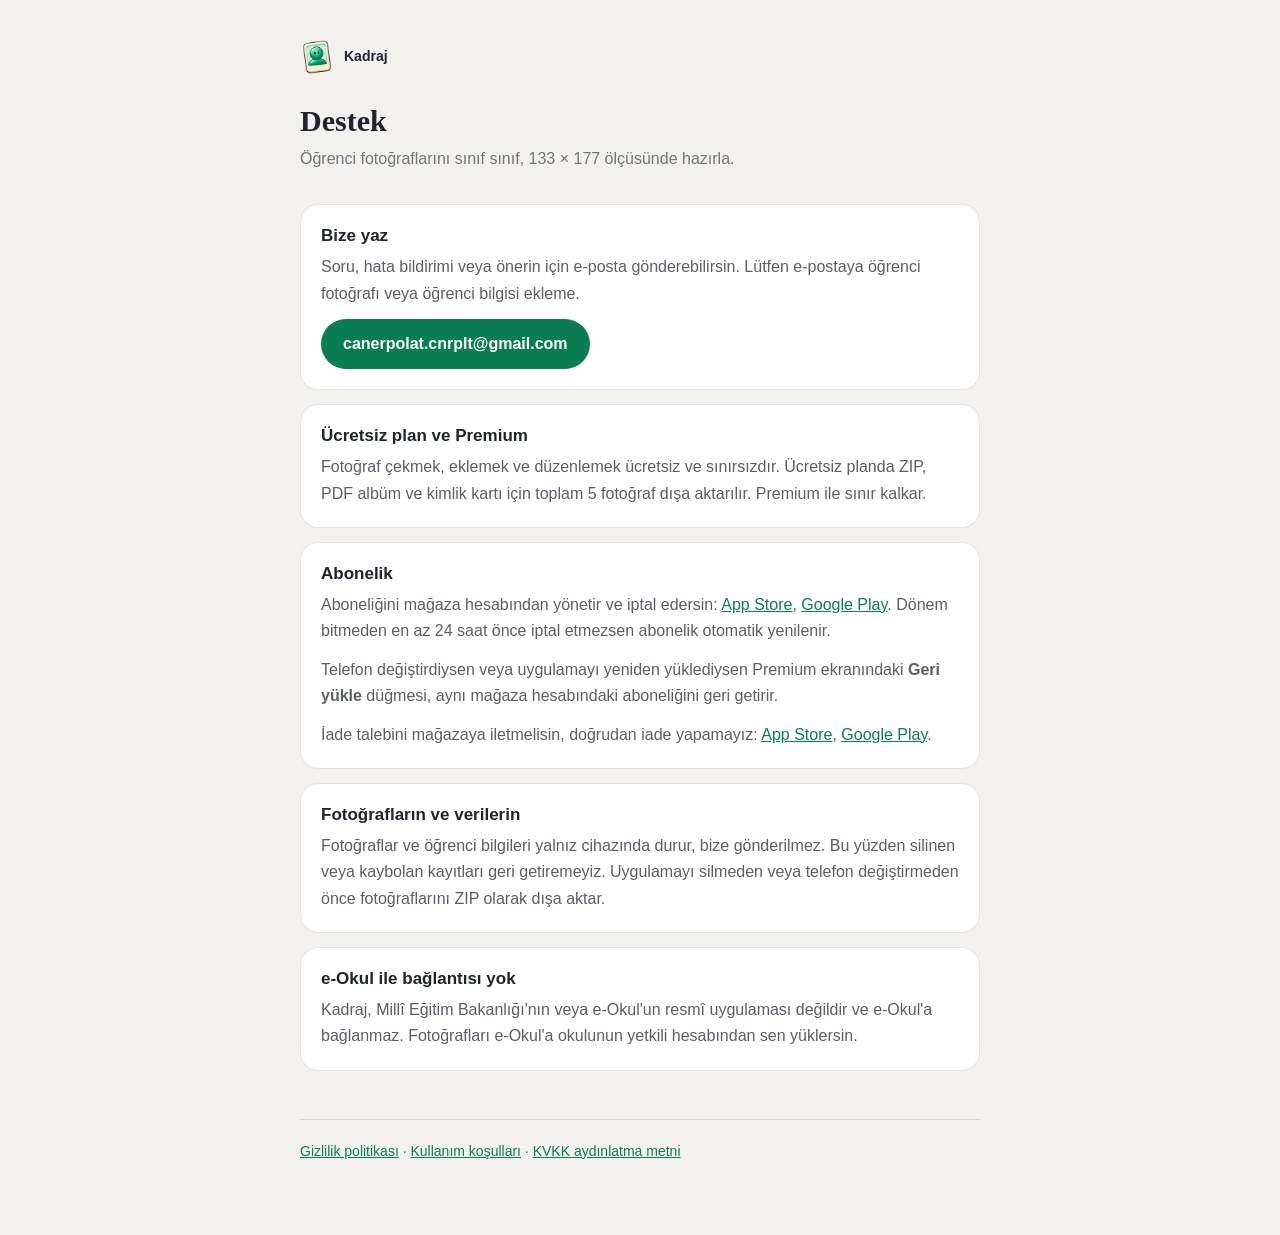
<file: index.html>
<!doctype html>
<html lang="tr">
<head>
<meta charset="utf-8">
<meta name="viewport" content="width=device-width, initial-scale=1">
<title>Destek · Kadraj</title>
<link rel="icon" href="kadraj-ui.png">
<link rel="stylesheet" href="style.css">
</head>
<body>
<main>
<header>
  <a class="brand" href="index.html"><img src="kadraj-ui.png" alt="" width="34" height="34">Kadraj</a>
  <h1>Destek</h1>
  <p class="tagline">Öğrenci fotoğraflarını sınıf sınıf, 133 × 177 ölçüsünde hazırla.</p>
</header>

<section class="card">
  <h2>Bize yaz</h2>
  <p>Soru, hata bildirimi veya önerin için e-posta gönderebilirsin. Lütfen e-postaya öğrenci fotoğrafı veya öğrenci bilgisi ekleme.</p>
  <p><a class="button" href="mailto:canerpolat.cnrplt@gmail.com">canerpolat.cnrplt@gmail.com</a></p>
</section>

<section class="card">
  <h2>Ücretsiz plan ve Premium</h2>
  <p>Fotoğraf çekmek, eklemek ve düzenlemek ücretsiz ve sınırsızdır. Ücretsiz planda ZIP, PDF albüm ve kimlik kartı için toplam 5 fotoğraf dışa aktarılır. Premium ile sınır kalkar.</p>
</section>

<section class="card">
  <h2>Abonelik</h2>
  <p>Aboneliğini mağaza hesabından yönetir ve iptal edersin: <a href="https://support.apple.com/tr-tr/118428">App Store</a>, <a href="https://support.google.com/googleplay/answer/7018481?hl=tr">Google Play</a>. Dönem bitmeden en az 24 saat önce iptal etmezsen abonelik otomatik yenilenir.</p>
  <p>Telefon değiştirdiysen veya uygulamayı yeniden yüklediysen Premium ekranındaki <strong>Geri yükle</strong> düğmesi, aynı mağaza hesabındaki aboneliğini geri getirir.</p>
  <p>İade talebini mağazaya iletmelisin, doğrudan iade yapamayız: <a href="https://reportaproblem.apple.com">App Store</a>, <a href="https://support.google.com/googleplay/answer/2479637?hl=tr">Google Play</a>.</p>
</section>

<section class="card">
  <h2>Fotoğrafların ve verilerin</h2>
  <p>Fotoğraflar ve öğrenci bilgileri yalnız cihazında durur, bize gönderilmez. Bu yüzden silinen veya kaybolan kayıtları geri getiremeyiz. Uygulamayı silmeden veya telefon değiştirmeden önce fotoğraflarını ZIP olarak dışa aktar.</p>
</section>

<section class="card">
  <h2>e-Okul ile bağlantısı yok</h2>
  <p>Kadraj, Millî Eğitim Bakanlığı'nın veya e-Okul'un resmî uygulaması değildir ve e-Okul'a bağlanmaz. Fotoğrafları e-Okul'a okulunun yetkili hesabından sen yüklersin.</p>
</section>

<footer><a href="privacy.html">Gizlilik politikası</a> · <a href="terms.html">Kullanım koşulları</a> · <a href="kvkk.html">KVKK aydınlatma metni</a></footer>
</main>
</body>
</html>
</file>
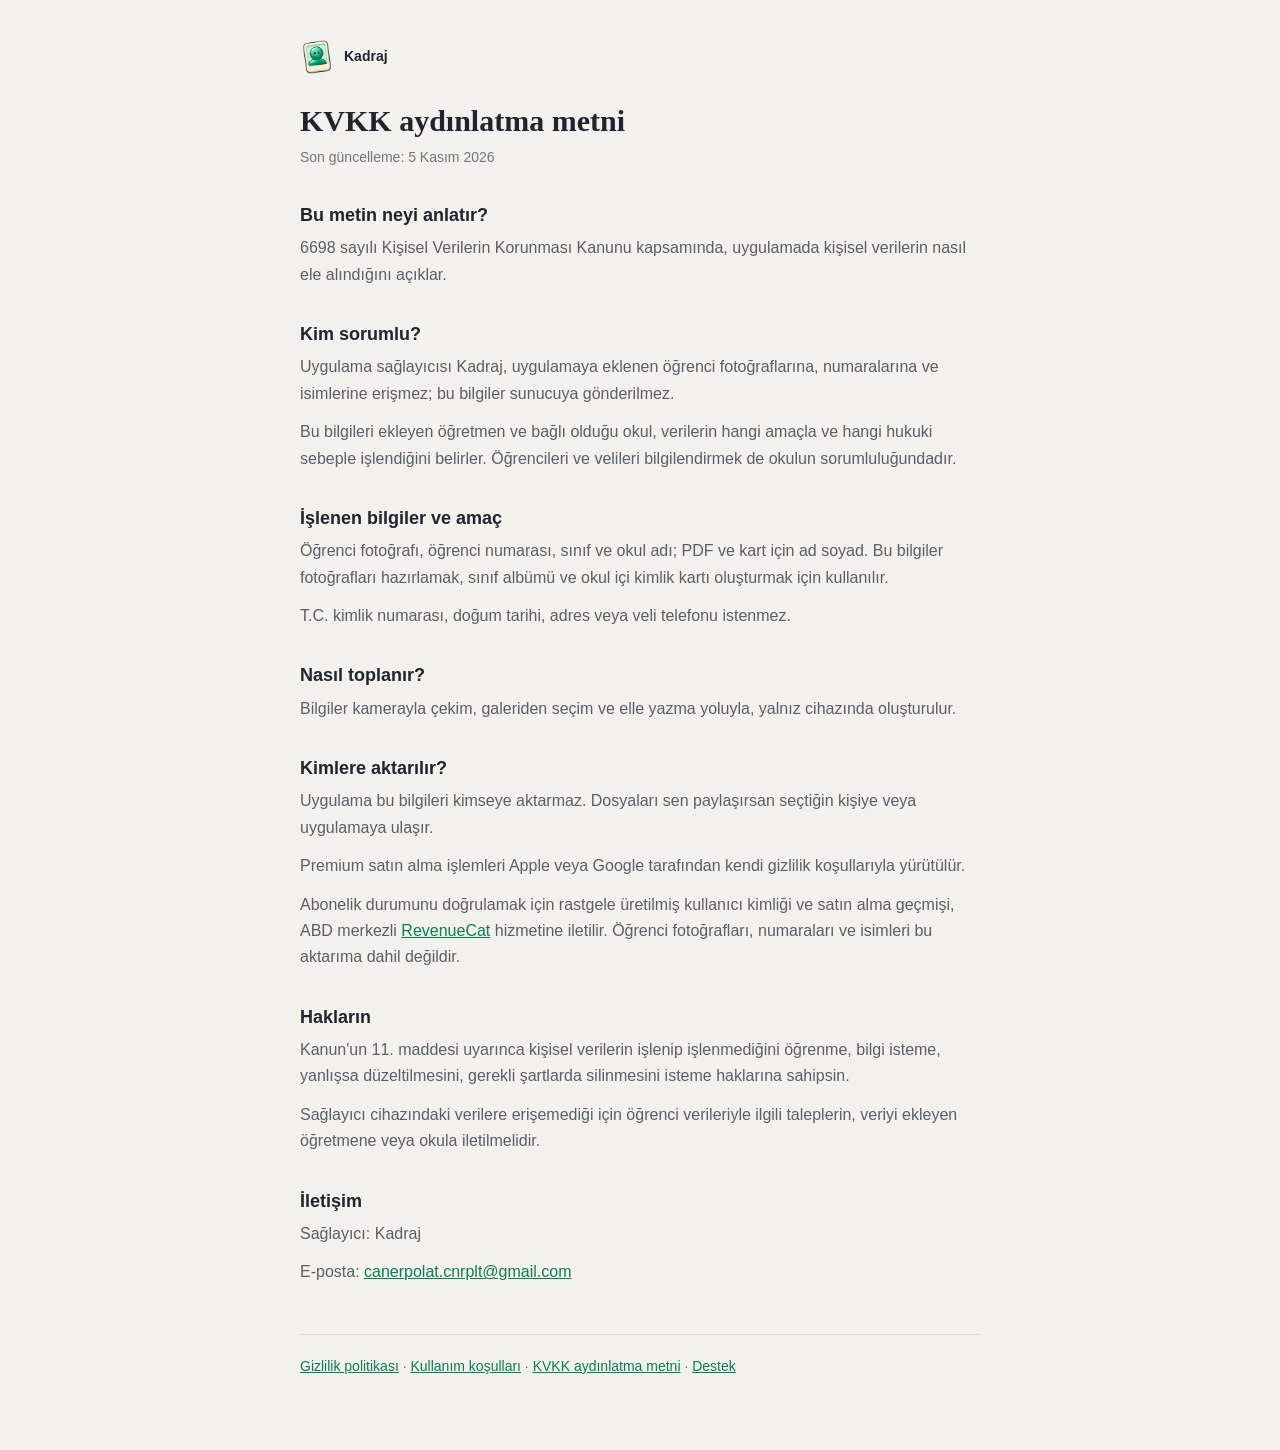
<file: kvkk.html>
<!doctype html>
<html lang="tr">
<head>
<meta charset="utf-8">
<meta name="viewport" content="width=device-width, initial-scale=1">
<title>KVKK aydınlatma metni · Kadraj</title>
<link rel="icon" href="kadraj-ui.png">
<link rel="stylesheet" href="style.css">
</head>
<body>
<main>
<header>
  <a class="brand" href="index.html"><img src="kadraj-ui.png" alt="" width="34" height="34">Kadraj</a>
  <h1>KVKK aydınlatma metni</h1>
  <div class="meta">Son güncelleme: 5 Kasım 2026</div>
</header>
<h2>Bu metin neyi anlatır?</h2>
  <p>6698 sayılı Kişisel Verilerin Korunması Kanunu kapsamında, uygulamada kişisel verilerin nasıl ele alındığını açıklar.</p>
<h2>Kim sorumlu?</h2>
  <p>Uygulama sağlayıcısı Kadraj, uygulamaya eklenen öğrenci fotoğraflarına, numaralarına ve isimlerine erişmez; bu bilgiler sunucuya gönderilmez.</p>
  <p>Bu bilgileri ekleyen öğretmen ve bağlı olduğu okul, verilerin hangi amaçla ve hangi hukuki sebeple işlendiğini belirler. Öğrencileri ve velileri bilgilendirmek de okulun sorumluluğundadır.</p>
<h2>İşlenen bilgiler ve amaç</h2>
  <p>Öğrenci fotoğrafı, öğrenci numarası, sınıf ve okul adı; PDF ve kart için ad soyad. Bu bilgiler fotoğrafları hazırlamak, sınıf albümü ve okul içi kimlik kartı oluşturmak için kullanılır.</p>
  <p>T.C. kimlik numarası, doğum tarihi, adres veya veli telefonu istenmez.</p>
<h2>Nasıl toplanır?</h2>
  <p>Bilgiler kamerayla çekim, galeriden seçim ve elle yazma yoluyla, yalnız cihazında oluşturulur.</p>
<h2>Kimlere aktarılır?</h2>
  <p>Uygulama bu bilgileri kimseye aktarmaz. Dosyaları sen paylaşırsan seçtiğin kişiye veya uygulamaya ulaşır.</p>
  <p>Premium satın alma işlemleri Apple veya Google tarafından kendi gizlilik koşullarıyla yürütülür.</p>
  <p>Abonelik durumunu doğrulamak için rastgele üretilmiş kullanıcı kimliği ve satın alma geçmişi, ABD merkezli <a href="https://www.revenuecat.com/privacy">RevenueCat</a> hizmetine iletilir. Öğrenci fotoğrafları, numaraları ve isimleri bu aktarıma dahil değildir.</p>
<h2>Hakların</h2>
  <p>Kanun'un 11. maddesi uyarınca kişisel verilerin işlenip işlenmediğini öğrenme, bilgi isteme, yanlışsa düzeltilmesini, gerekli şartlarda silinmesini isteme haklarına sahipsin.</p>
  <p>Sağlayıcı cihazındaki verilere erişemediği için öğrenci verileriyle ilgili taleplerin, veriyi ekleyen öğretmene veya okula iletilmelidir.</p>
<h2>İletişim</h2>
  <p>Sağlayıcı: Kadraj</p>
  <p>E-posta: <a href="mailto:canerpolat.cnrplt@gmail.com">canerpolat.cnrplt@gmail.com</a></p>
<footer><a href="privacy.html">Gizlilik politikası</a> · <a href="terms.html">Kullanım koşulları</a> · <a href="kvkk.html">KVKK aydınlatma metni</a> · <a href="index.html">Destek</a></footer>
</main>
</body>
</html>
</file>
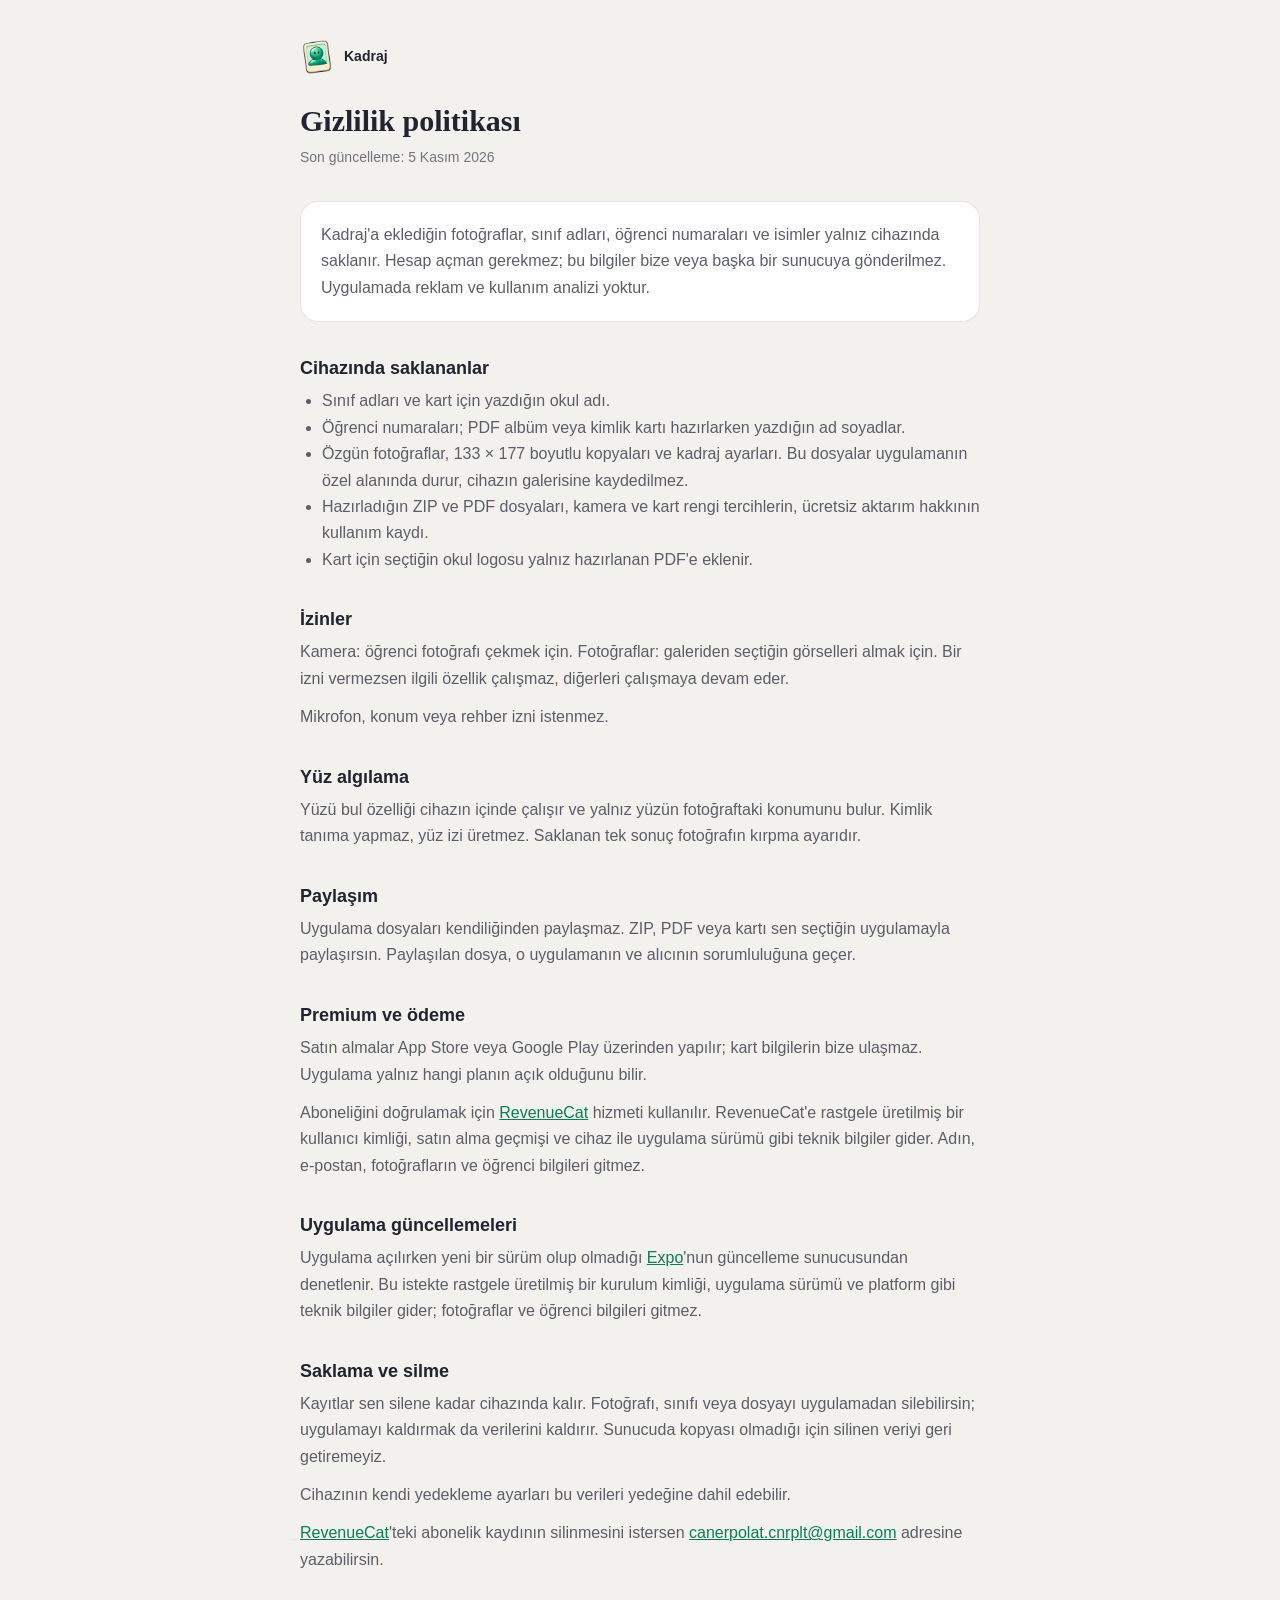
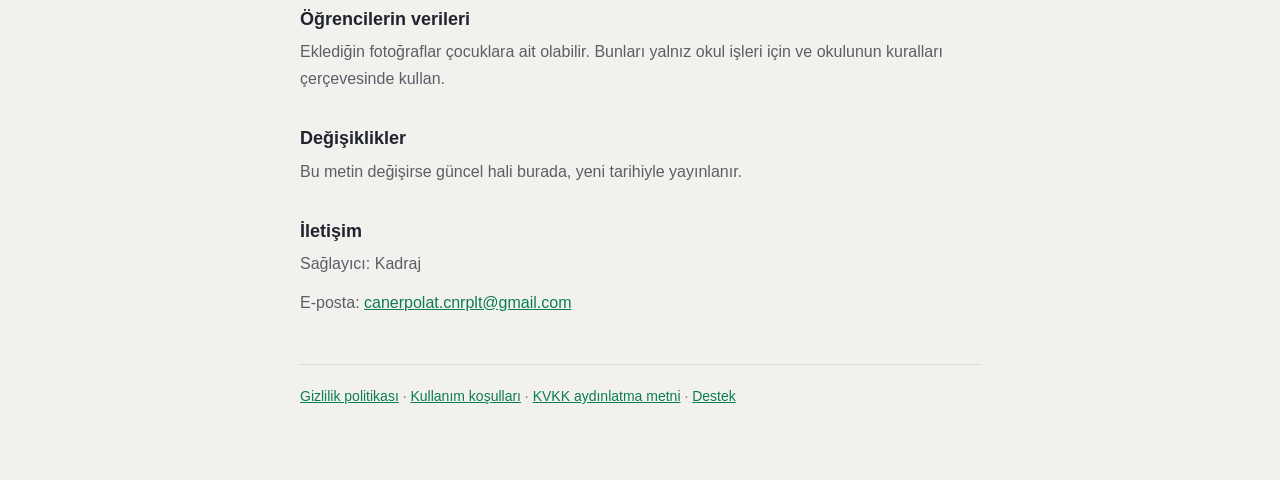
<file: privacy.html>
<!doctype html>
<html lang="tr">
<head>
<meta charset="utf-8">
<meta name="viewport" content="width=device-width, initial-scale=1">
<title>Gizlilik politikası · Kadraj</title>
<link rel="icon" href="kadraj-ui.png">
<link rel="stylesheet" href="style.css">
</head>
<body>
<main>
<header>
  <a class="brand" href="index.html"><img src="kadraj-ui.png" alt="" width="34" height="34">Kadraj</a>
  <h1>Gizlilik politikası</h1>
  <div class="meta">Son güncelleme: 5 Kasım 2026</div>
</header>
<div class="card">
  <p>Kadraj'a eklediğin fotoğraflar, sınıf adları, öğrenci numaraları ve isimler yalnız cihazında saklanır. Hesap açman gerekmez; bu bilgiler bize veya başka bir sunucuya gönderilmez. Uygulamada reklam ve kullanım analizi yoktur.</p>
</div>
<h2>Cihazında saklananlar</h2>
  <ul>
    <li>Sınıf adları ve kart için yazdığın okul adı.</li>
    <li>Öğrenci numaraları; PDF albüm veya kimlik kartı hazırlarken yazdığın ad soyadlar.</li>
    <li>Özgün fotoğraflar, 133 × 177 boyutlu kopyaları ve kadraj ayarları. Bu dosyalar uygulamanın özel alanında durur, cihazın galerisine kaydedilmez.</li>
    <li>Hazırladığın ZIP ve PDF dosyaları, kamera ve kart rengi tercihlerin, ücretsiz aktarım hakkının kullanım kaydı.</li>
    <li>Kart için seçtiğin okul logosu yalnız hazırlanan PDF'e eklenir.</li>
  </ul>
<h2>İzinler</h2>
  <p>Kamera: öğrenci fotoğrafı çekmek için. Fotoğraflar: galeriden seçtiğin görselleri almak için. Bir izni vermezsen ilgili özellik çalışmaz, diğerleri çalışmaya devam eder.</p>
  <p>Mikrofon, konum veya rehber izni istenmez.</p>
<h2>Yüz algılama</h2>
  <p>Yüzü bul özelliği cihazın içinde çalışır ve yalnız yüzün fotoğraftaki konumunu bulur. Kimlik tanıma yapmaz, yüz izi üretmez. Saklanan tek sonuç fotoğrafın kırpma ayarıdır.</p>
<h2>Paylaşım</h2>
  <p>Uygulama dosyaları kendiliğinden paylaşmaz. ZIP, PDF veya kartı sen seçtiğin uygulamayla paylaşırsın. Paylaşılan dosya, o uygulamanın ve alıcının sorumluluğuna geçer.</p>
<h2>Premium ve ödeme</h2>
  <p>Satın almalar App Store veya Google Play üzerinden yapılır; kart bilgilerin bize ulaşmaz. Uygulama yalnız hangi planın açık olduğunu bilir.</p>
  <p>Aboneliğini doğrulamak için <a href="https://www.revenuecat.com/privacy">RevenueCat</a> hizmeti kullanılır. RevenueCat'e rastgele üretilmiş bir kullanıcı kimliği, satın alma geçmişi ve cihaz ile uygulama sürümü gibi teknik bilgiler gider. Adın, e-postan, fotoğrafların ve öğrenci bilgileri gitmez.</p>
<h2>Uygulama güncellemeleri</h2>
  <p>Uygulama açılırken yeni bir sürüm olup olmadığı <a href="https://expo.dev/privacy">Expo</a>'nun güncelleme sunucusundan denetlenir. Bu istekte rastgele üretilmiş bir kurulum kimliği, uygulama sürümü ve platform gibi teknik bilgiler gider; fotoğraflar ve öğrenci bilgileri gitmez.</p>
<h2>Saklama ve silme</h2>
  <p>Kayıtlar sen silene kadar cihazında kalır. Fotoğrafı, sınıfı veya dosyayı uygulamadan silebilirsin; uygulamayı kaldırmak da verilerini kaldırır. Sunucuda kopyası olmadığı için silinen veriyi geri getiremeyiz.</p>
  <p>Cihazının kendi yedekleme ayarları bu verileri yedeğine dahil edebilir.</p>
  <p><a href="https://www.revenuecat.com/privacy">RevenueCat</a>'teki abonelik kaydının silinmesini istersen <a href="mailto:canerpolat.cnrplt@gmail.com">canerpolat.cnrplt@gmail.com</a> adresine yazabilirsin.</p>
<h2>Öğrencilerin verileri</h2>
  <p>Eklediğin fotoğraflar çocuklara ait olabilir. Bunları yalnız okul işleri için ve okulunun kuralları çerçevesinde kullan.</p>
<h2>Değişiklikler</h2>
  <p>Bu metin değişirse güncel hali burada, yeni tarihiyle yayınlanır.</p>
<h2>İletişim</h2>
  <p>Sağlayıcı: Kadraj</p>
  <p>E-posta: <a href="mailto:canerpolat.cnrplt@gmail.com">canerpolat.cnrplt@gmail.com</a></p>
<footer><a href="privacy.html">Gizlilik politikası</a> · <a href="terms.html">Kullanım koşulları</a> · <a href="kvkk.html">KVKK aydınlatma metni</a> · <a href="index.html">Destek</a></footer>
</main>
</body>
</html>
</file>
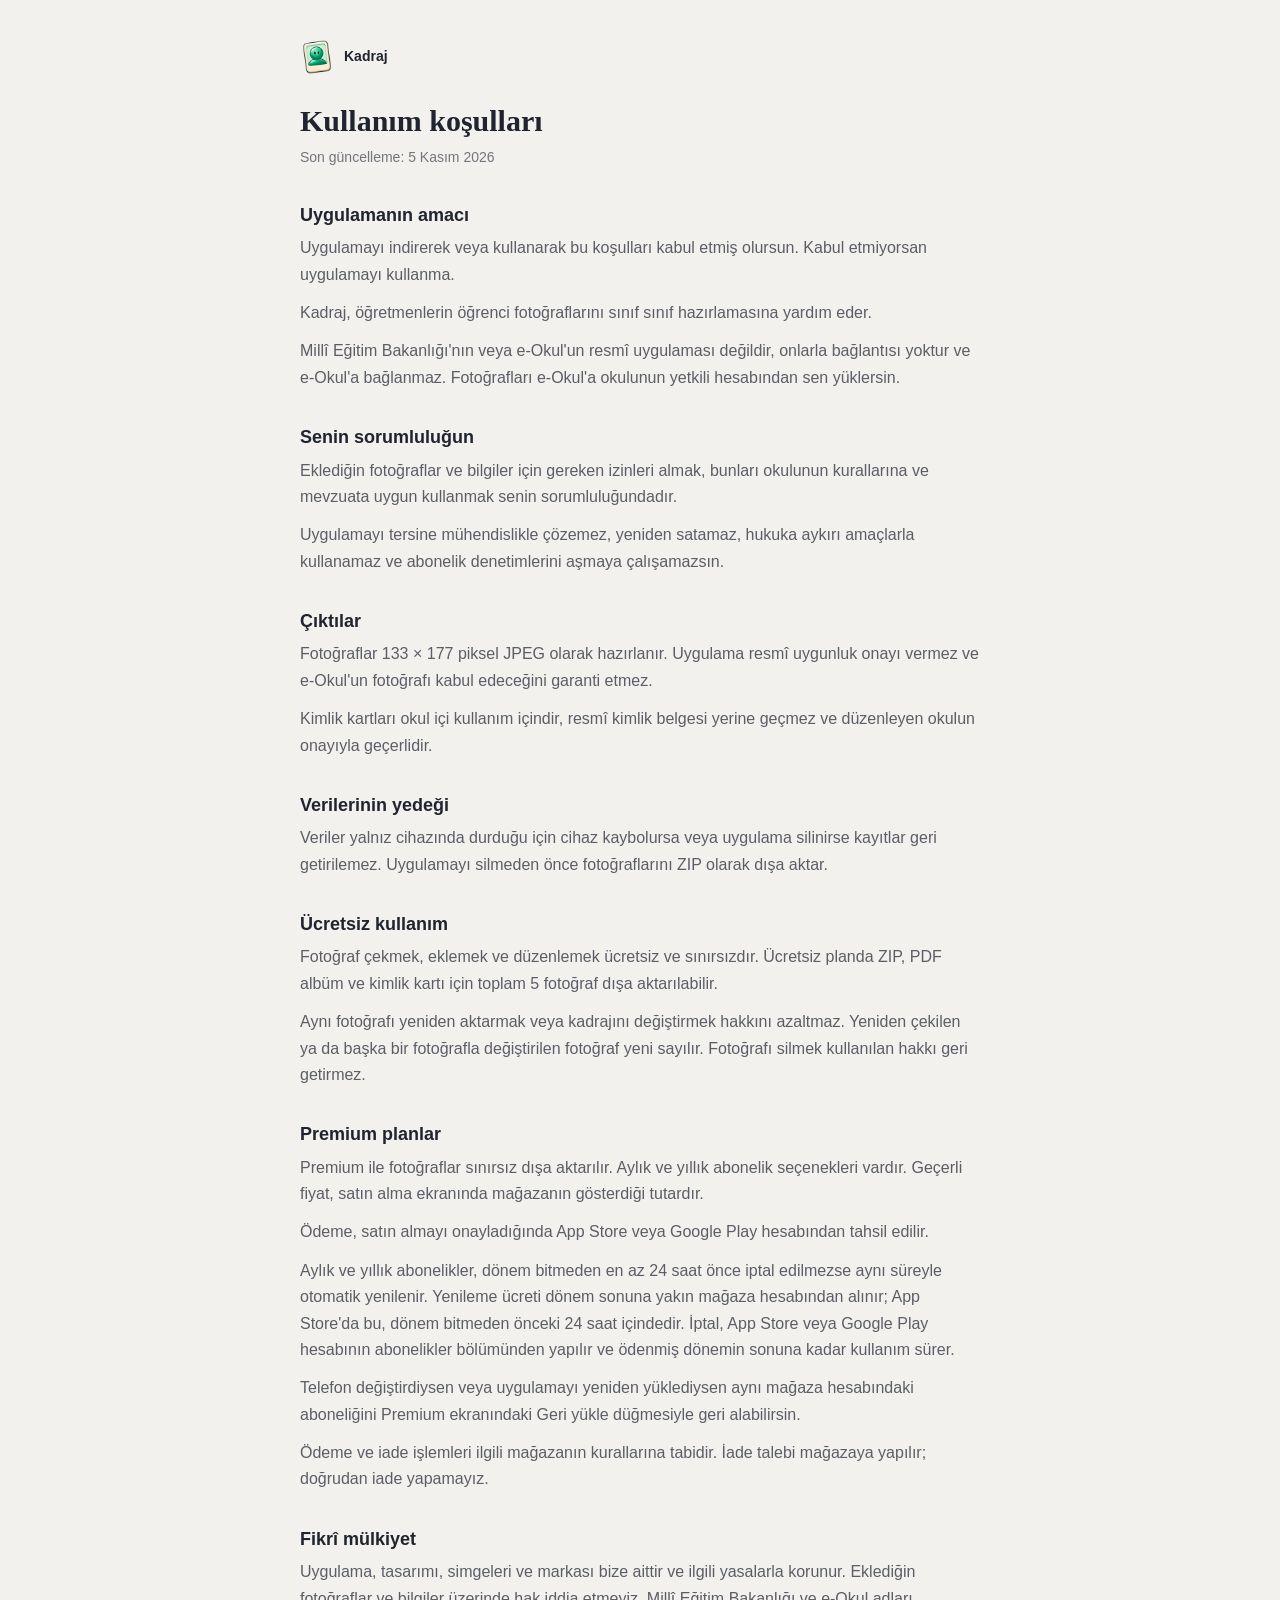
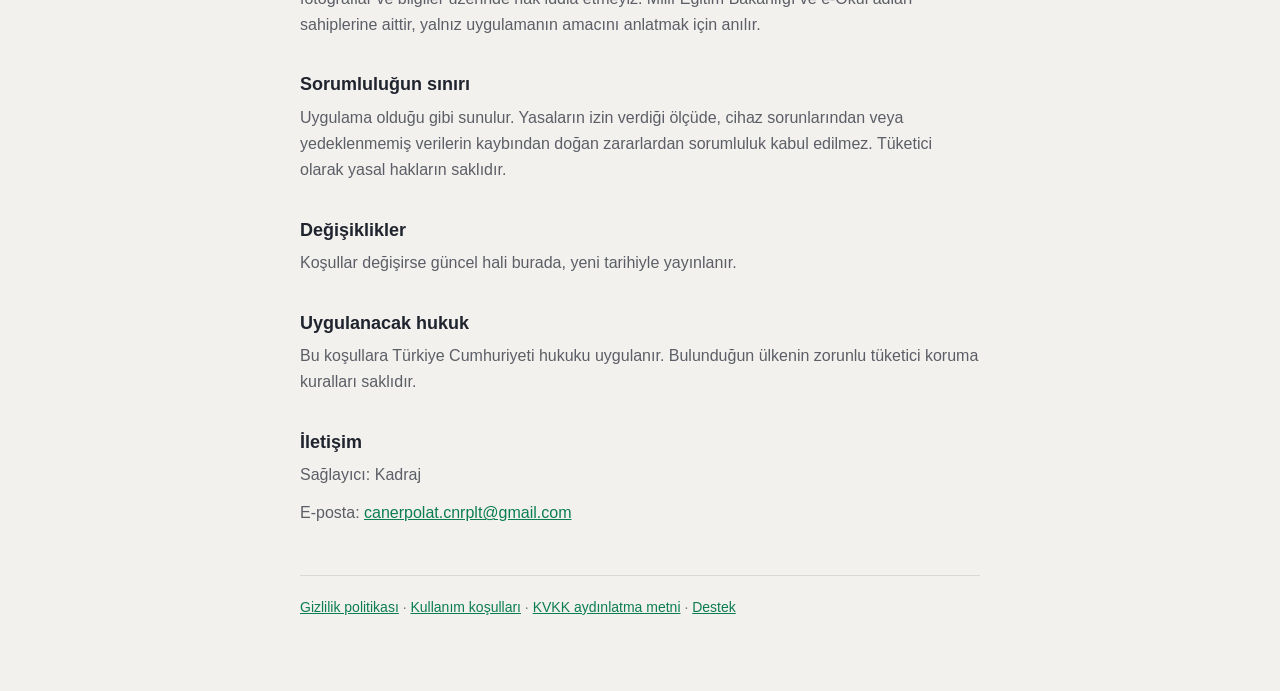
<file: terms.html>
<!doctype html>
<html lang="tr">
<head>
<meta charset="utf-8">
<meta name="viewport" content="width=device-width, initial-scale=1">
<title>Kullanım koşulları · Kadraj</title>
<link rel="icon" href="kadraj-ui.png">
<link rel="stylesheet" href="style.css">
</head>
<body>
<main>
<header>
  <a class="brand" href="index.html"><img src="kadraj-ui.png" alt="" width="34" height="34">Kadraj</a>
  <h1>Kullanım koşulları</h1>
  <div class="meta">Son güncelleme: 5 Kasım 2026</div>
</header>
<h2>Uygulamanın amacı</h2>
  <p>Uygulamayı indirerek veya kullanarak bu koşulları kabul etmiş olursun. Kabul etmiyorsan uygulamayı kullanma.</p>
  <p>Kadraj, öğretmenlerin öğrenci fotoğraflarını sınıf sınıf hazırlamasına yardım eder.</p>
  <p>Millî Eğitim Bakanlığı'nın veya e-Okul'un resmî uygulaması değildir, onlarla bağlantısı yoktur ve e-Okul'a bağlanmaz. Fotoğrafları e-Okul'a okulunun yetkili hesabından sen yüklersin.</p>
<h2>Senin sorumluluğun</h2>
  <p>Eklediğin fotoğraflar ve bilgiler için gereken izinleri almak, bunları okulunun kurallarına ve mevzuata uygun kullanmak senin sorumluluğundadır.</p>
  <p>Uygulamayı tersine mühendislikle çözemez, yeniden satamaz, hukuka aykırı amaçlarla kullanamaz ve abonelik denetimlerini aşmaya çalışamazsın.</p>
<h2>Çıktılar</h2>
  <p>Fotoğraflar 133 × 177 piksel JPEG olarak hazırlanır. Uygulama resmî uygunluk onayı vermez ve e-Okul'un fotoğrafı kabul edeceğini garanti etmez.</p>
  <p>Kimlik kartları okul içi kullanım içindir, resmî kimlik belgesi yerine geçmez ve düzenleyen okulun onayıyla geçerlidir.</p>
<h2>Verilerinin yedeği</h2>
  <p>Veriler yalnız cihazında durduğu için cihaz kaybolursa veya uygulama silinirse kayıtlar geri getirilemez. Uygulamayı silmeden önce fotoğraflarını ZIP olarak dışa aktar.</p>
<h2>Ücretsiz kullanım</h2>
  <p>Fotoğraf çekmek, eklemek ve düzenlemek ücretsiz ve sınırsızdır. Ücretsiz planda ZIP, PDF albüm ve kimlik kartı için toplam 5 fotoğraf dışa aktarılabilir.</p>
  <p>Aynı fotoğrafı yeniden aktarmak veya kadrajını değiştirmek hakkını azaltmaz. Yeniden çekilen ya da başka bir fotoğrafla değiştirilen fotoğraf yeni sayılır. Fotoğrafı silmek kullanılan hakkı geri getirmez.</p>
<h2>Premium planlar</h2>
  <p>Premium ile fotoğraflar sınırsız dışa aktarılır. Aylık ve yıllık abonelik seçenekleri vardır. Geçerli fiyat, satın alma ekranında mağazanın gösterdiği tutardır.</p>
  <p>Ödeme, satın almayı onayladığında App Store veya Google Play hesabından tahsil edilir.</p>
  <p>Aylık ve yıllık abonelikler, dönem bitmeden en az 24 saat önce iptal edilmezse aynı süreyle otomatik yenilenir. Yenileme ücreti dönem sonuna yakın mağaza hesabından alınır; App Store'da bu, dönem bitmeden önceki 24 saat içindedir. İptal, App Store veya Google Play hesabının abonelikler bölümünden yapılır ve ödenmiş dönemin sonuna kadar kullanım sürer.</p>
  <p>Telefon değiştirdiysen veya uygulamayı yeniden yüklediysen aynı mağaza hesabındaki aboneliğini Premium ekranındaki Geri yükle düğmesiyle geri alabilirsin.</p>
  <p>Ödeme ve iade işlemleri ilgili mağazanın kurallarına tabidir. İade talebi mağazaya yapılır; doğrudan iade yapamayız.</p>
<h2>Fikrî mülkiyet</h2>
  <p>Uygulama, tasarımı, simgeleri ve markası bize aittir ve ilgili yasalarla korunur. Eklediğin fotoğraflar ve bilgiler üzerinde hak iddia etmeyiz. Millî Eğitim Bakanlığı ve e-Okul adları sahiplerine aittir, yalnız uygulamanın amacını anlatmak için anılır.</p>
<h2>Sorumluluğun sınırı</h2>
  <p>Uygulama olduğu gibi sunulur. Yasaların izin verdiği ölçüde, cihaz sorunlarından veya yedeklenmemiş verilerin kaybından doğan zararlardan sorumluluk kabul edilmez. Tüketici olarak yasal hakların saklıdır.</p>
<h2>Değişiklikler</h2>
  <p>Koşullar değişirse güncel hali burada, yeni tarihiyle yayınlanır.</p>
<h2>Uygulanacak hukuk</h2>
  <p>Bu koşullara Türkiye Cumhuriyeti hukuku uygulanır. Bulunduğun ülkenin zorunlu tüketici koruma kuralları saklıdır.</p>
<h2>İletişim</h2>
  <p>Sağlayıcı: Kadraj</p>
  <p>E-posta: <a href="mailto:canerpolat.cnrplt@gmail.com">canerpolat.cnrplt@gmail.com</a></p>
<footer><a href="privacy.html">Gizlilik politikası</a> · <a href="terms.html">Kullanım koşulları</a> · <a href="kvkk.html">KVKK aydınlatma metni</a> · <a href="index.html">Destek</a></footer>
</main>
</body>
</html>
</file>
<file: style.css>
:root {
  color-scheme: light;
  --canvas: #f3f1ee;
  --surface: #ffffff;
  --ink: #20242e;
  --ink2: #5b5e66;
  --muted: #72757c;
  --green: #0b7d53;
  --line: rgba(32, 36, 46, 0.12);
}
* {
  box-sizing: border-box;
}
body {
  margin: 0;
  background: var(--canvas);
  color: var(--ink);
  font: 16px/1.65 -apple-system, "Segoe UI", Roboto, sans-serif;
  overflow-wrap: anywhere;
}
main {
  max-width: 720px;
  margin: 0 auto;
  padding: 40px 20px 72px;
}
header {
  margin-bottom: 32px;
}
.brand {
  display: inline-flex;
  align-items: center;
  gap: 10px;
  color: var(--ink);
  font-size: 14px;
  font-weight: 600;
  text-decoration: none;
}
h1 {
  margin: 20px 0 6px;
  font: 600 30px/1.25 Lora, Georgia, "Times New Roman", serif;
}
h2 {
  margin: 34px 0 8px;
  font-size: 18px;
  line-height: 1.35;
}
p,
li {
  color: var(--ink2);
}
p {
  margin: 0 0 12px;
}
ul {
  margin: 0 0 12px;
  padding-left: 22px;
}
a {
  color: var(--green);
}
.meta,
.tagline {
  color: var(--muted);
}
.meta {
  font-size: 14px;
}
.tagline {
  margin: 0;
}
.card {
  margin: 14px 0;
  padding: 20px;
  background: var(--surface);
  border: 1px solid var(--line);
  border-radius: 18px;
}
.card h2 {
  margin: 0 0 6px;
  font-size: 17px;
}
.card p:last-child {
  margin-bottom: 0;
}
.button {
  display: inline-block;
  max-width: 100%;
  padding: 12px 22px;
  background: var(--green);
  border-radius: 999px;
  color: #ffffff;
  font-weight: 600;
  text-decoration: none;
}
footer {
  margin-top: 48px;
  padding-top: 20px;
  border-top: 1px solid var(--line);
  color: var(--muted);
  font-size: 14px;
}
</file>
